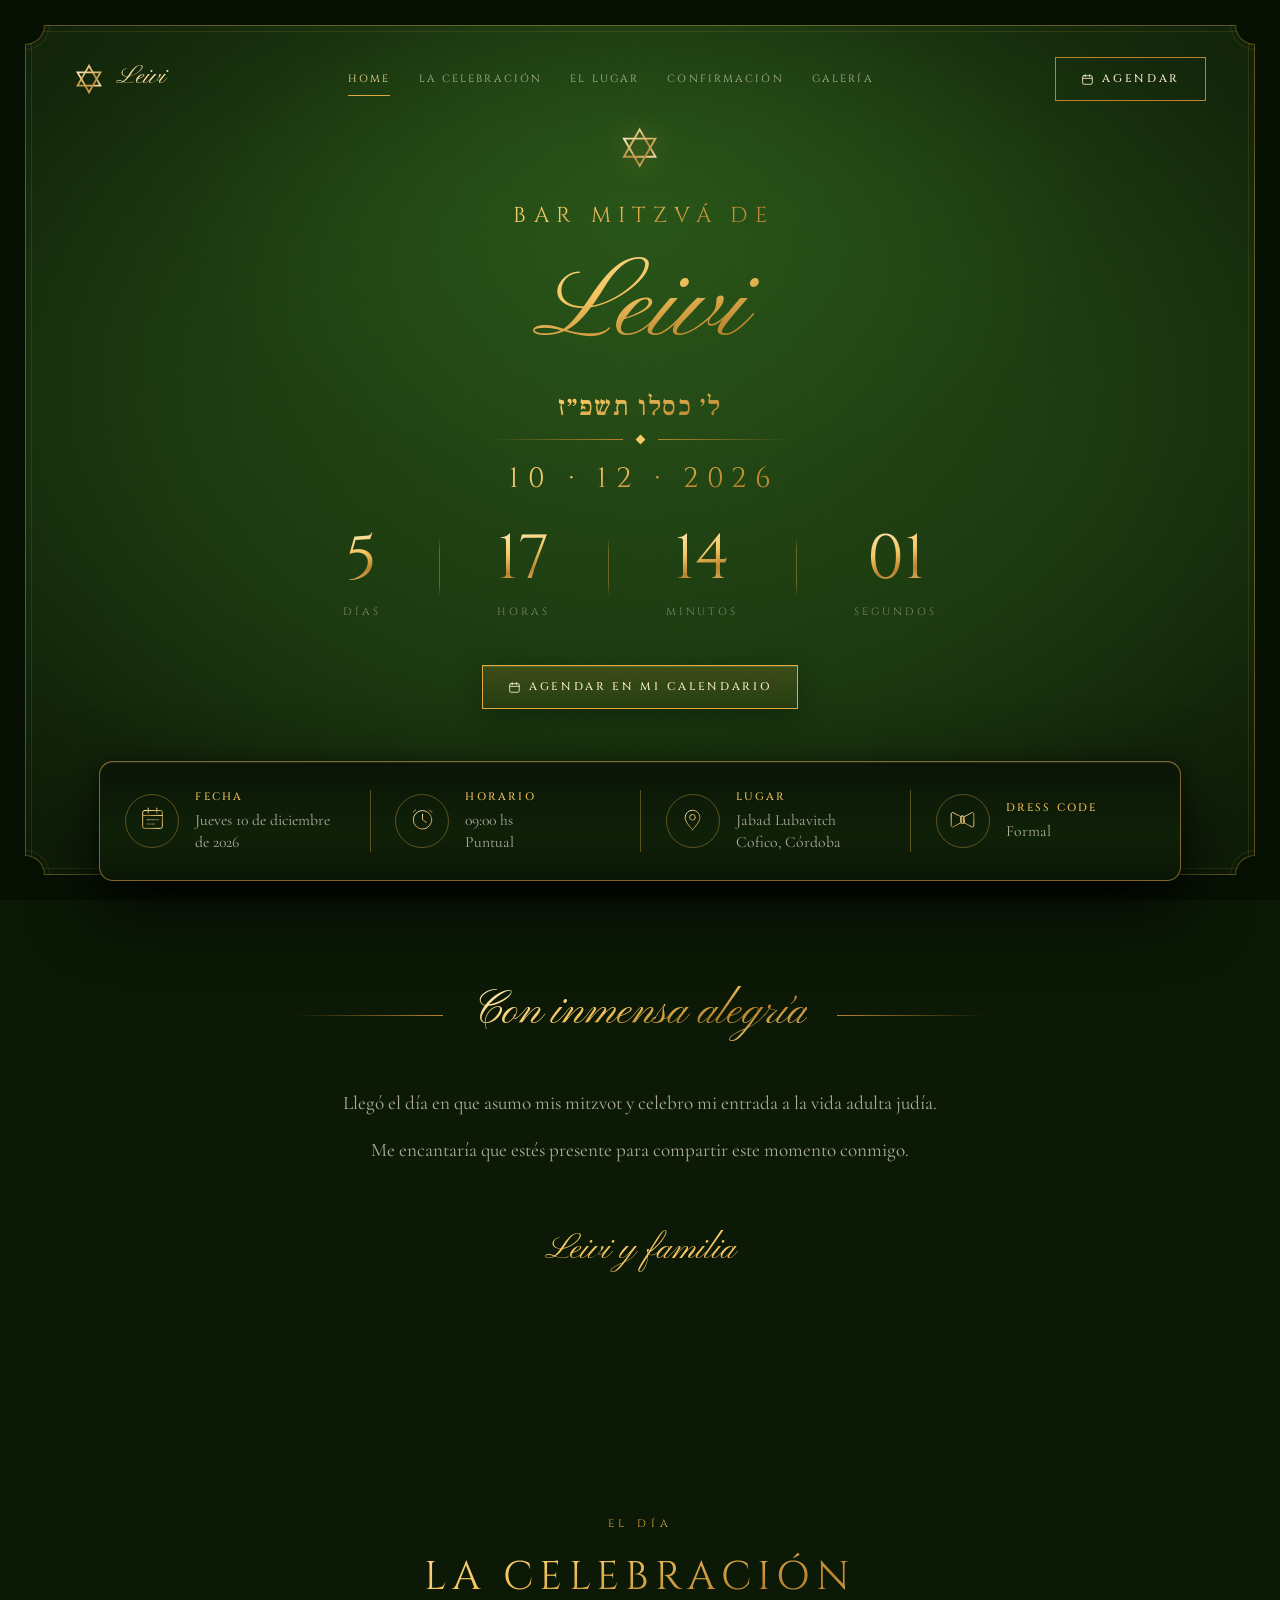
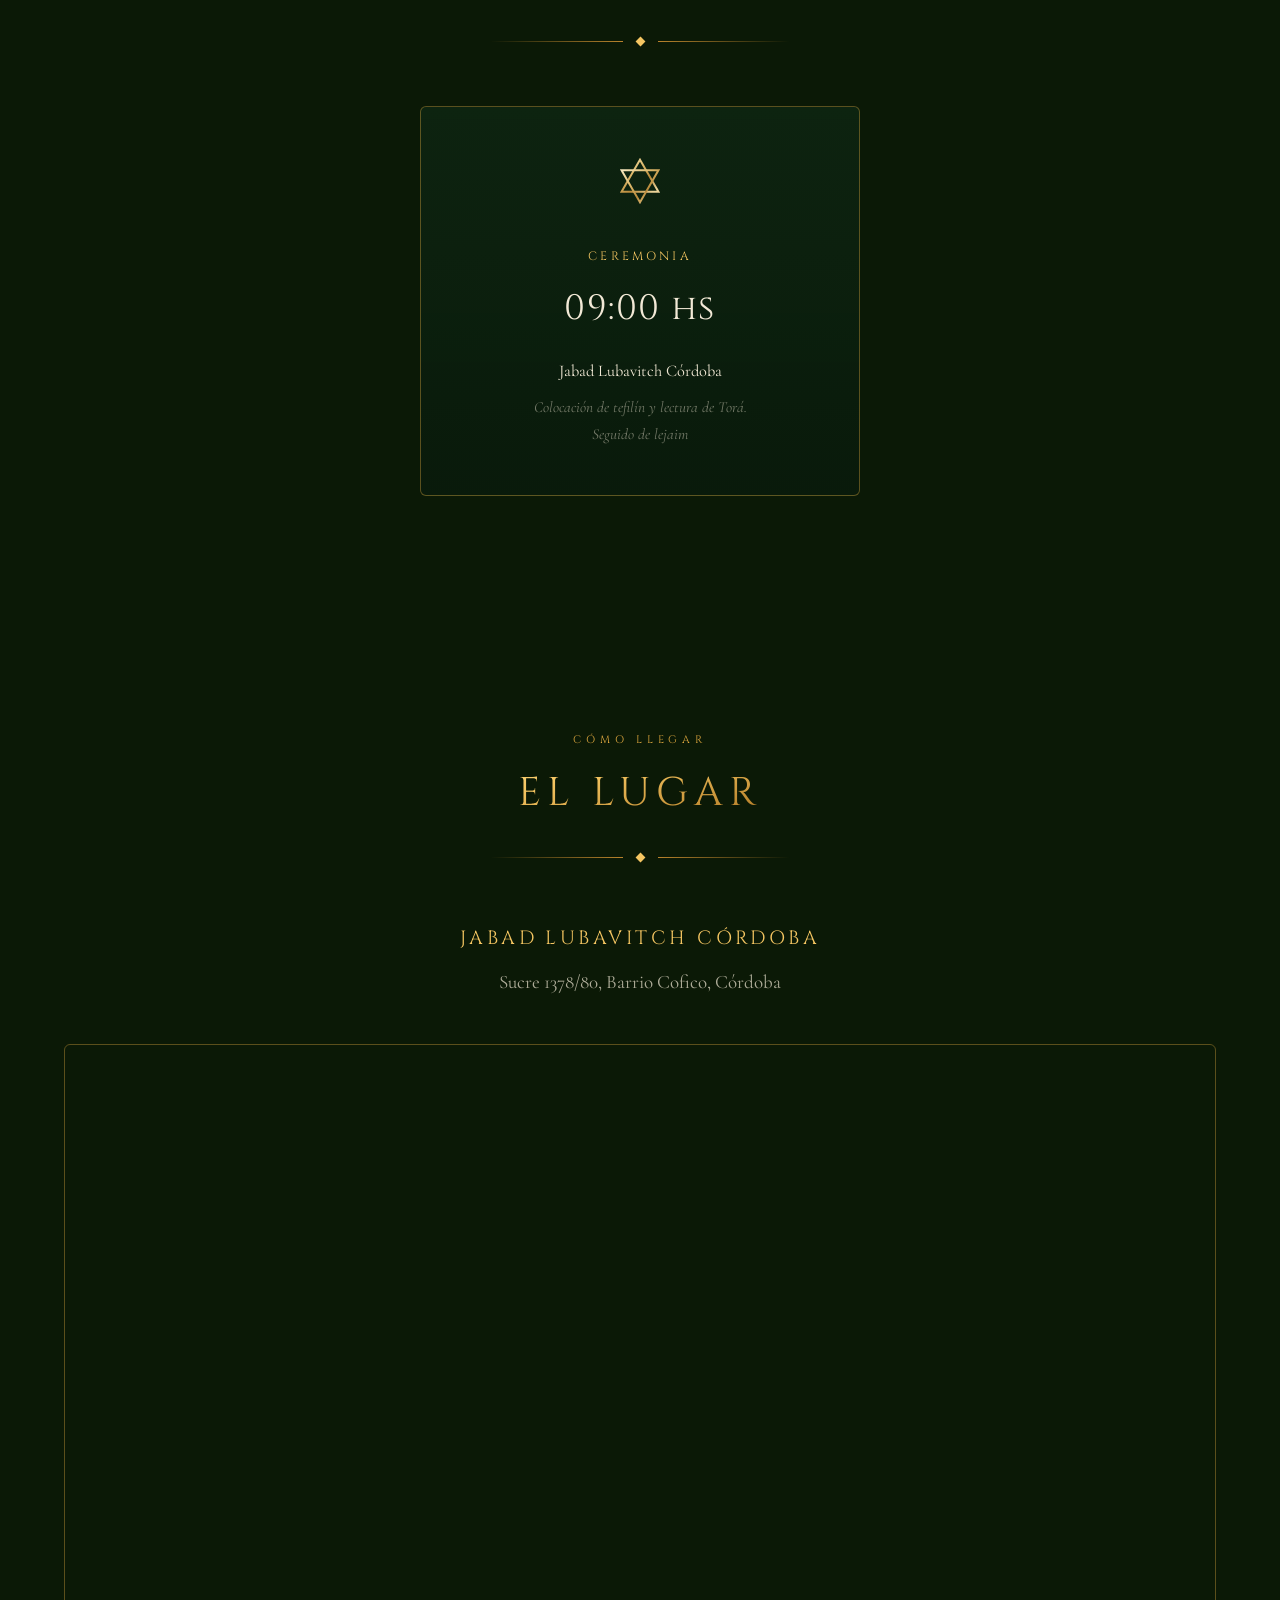
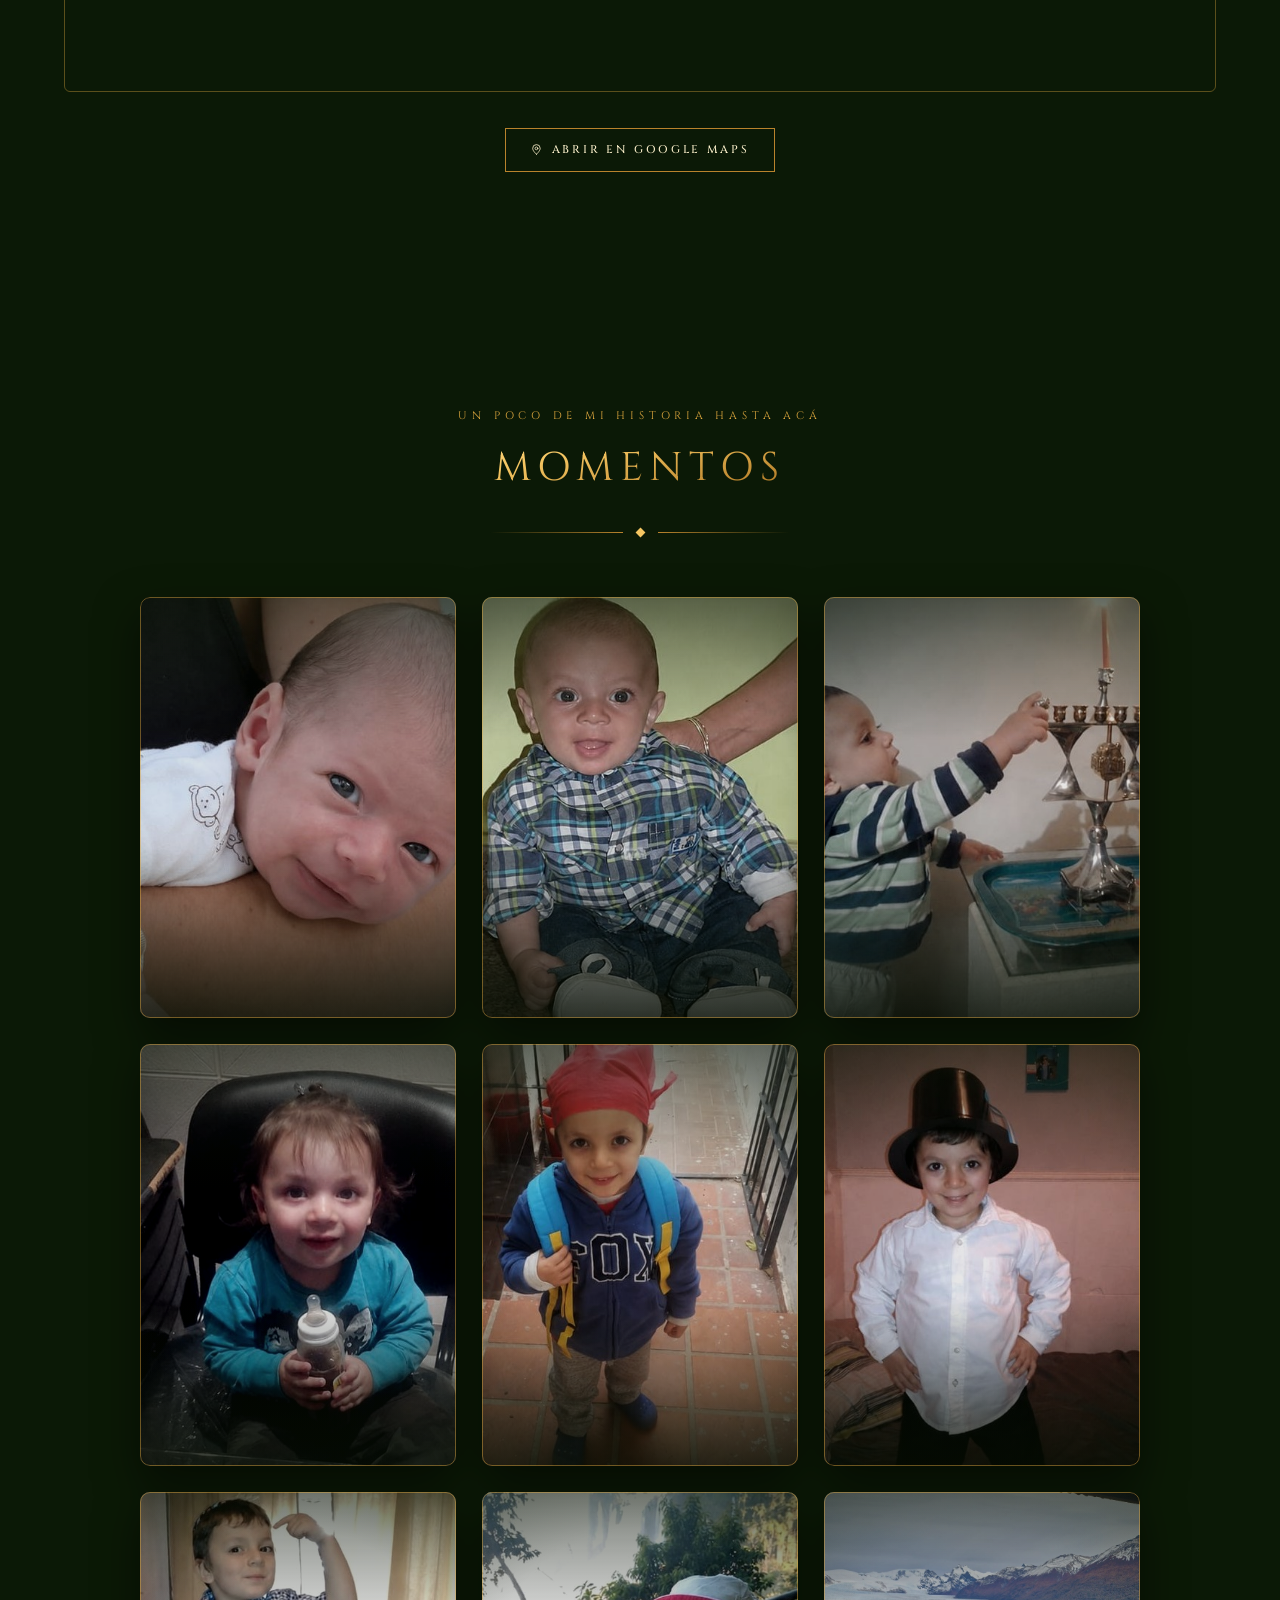
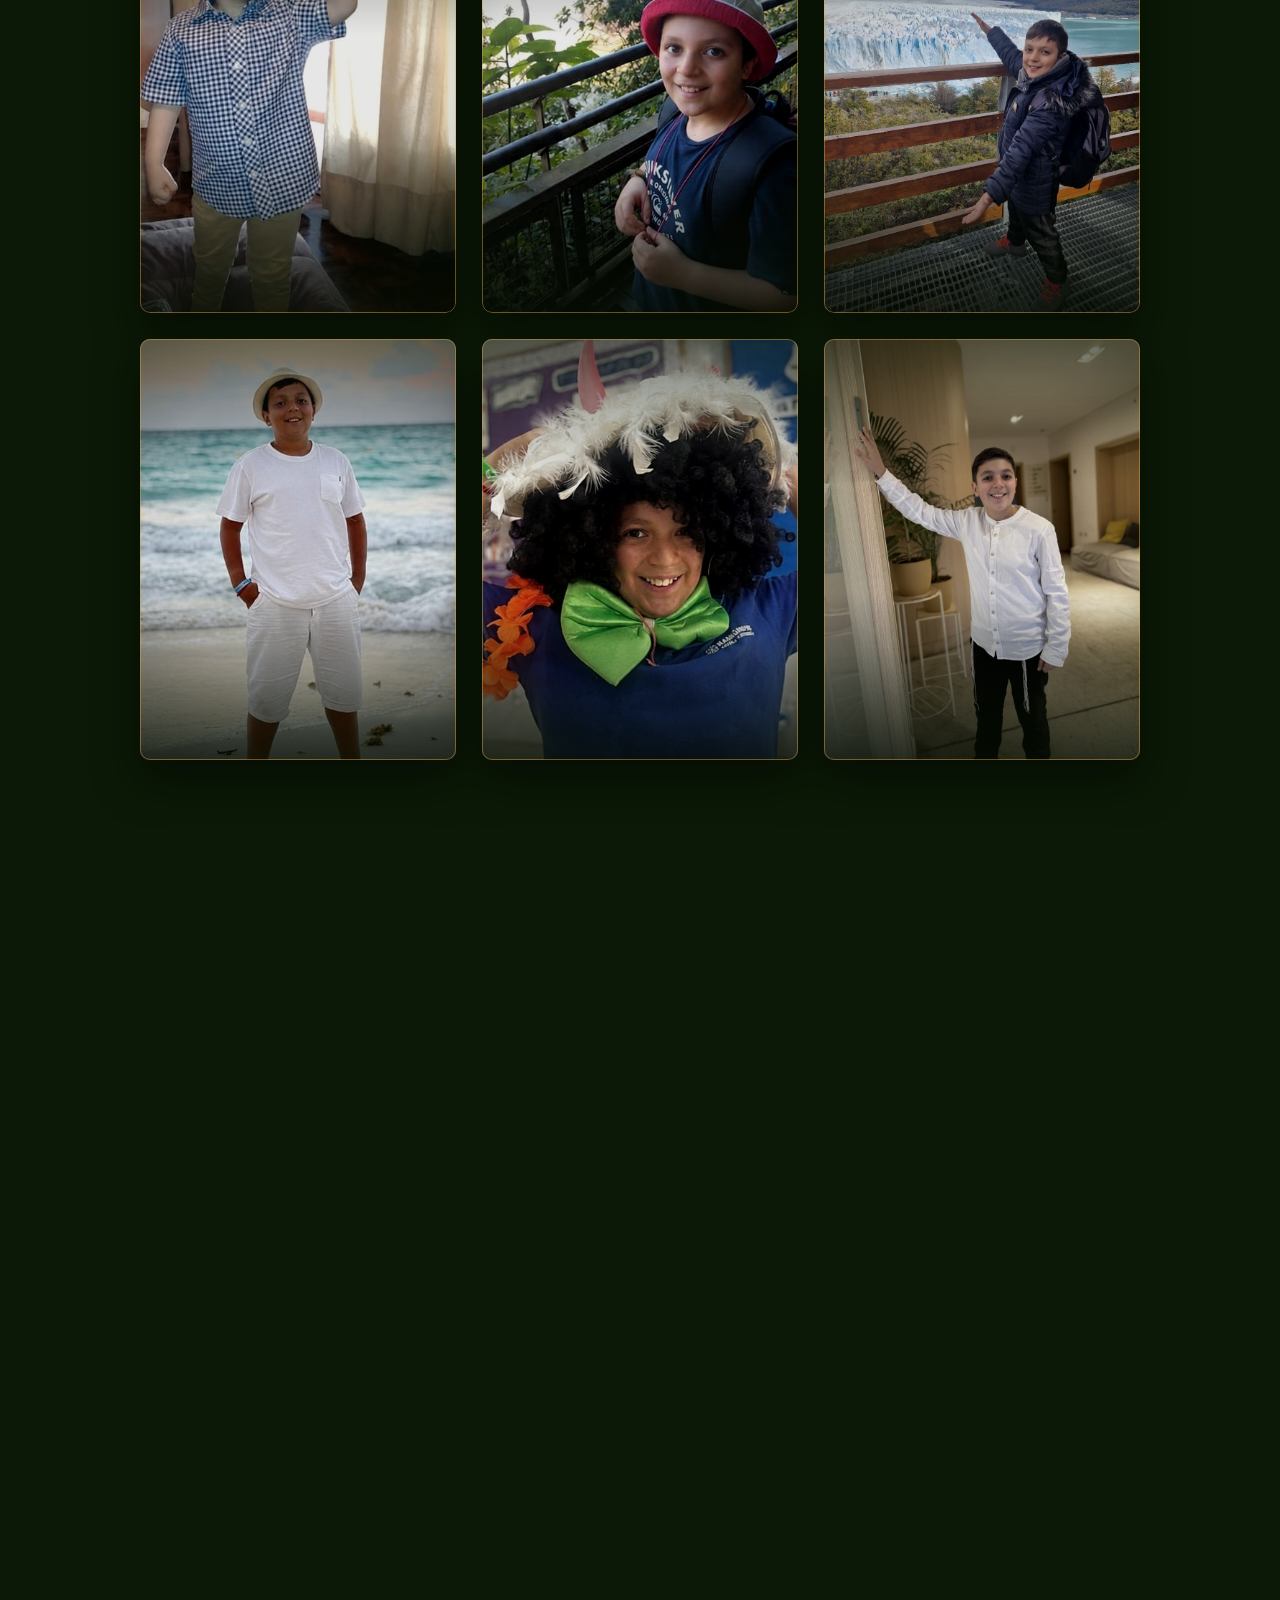
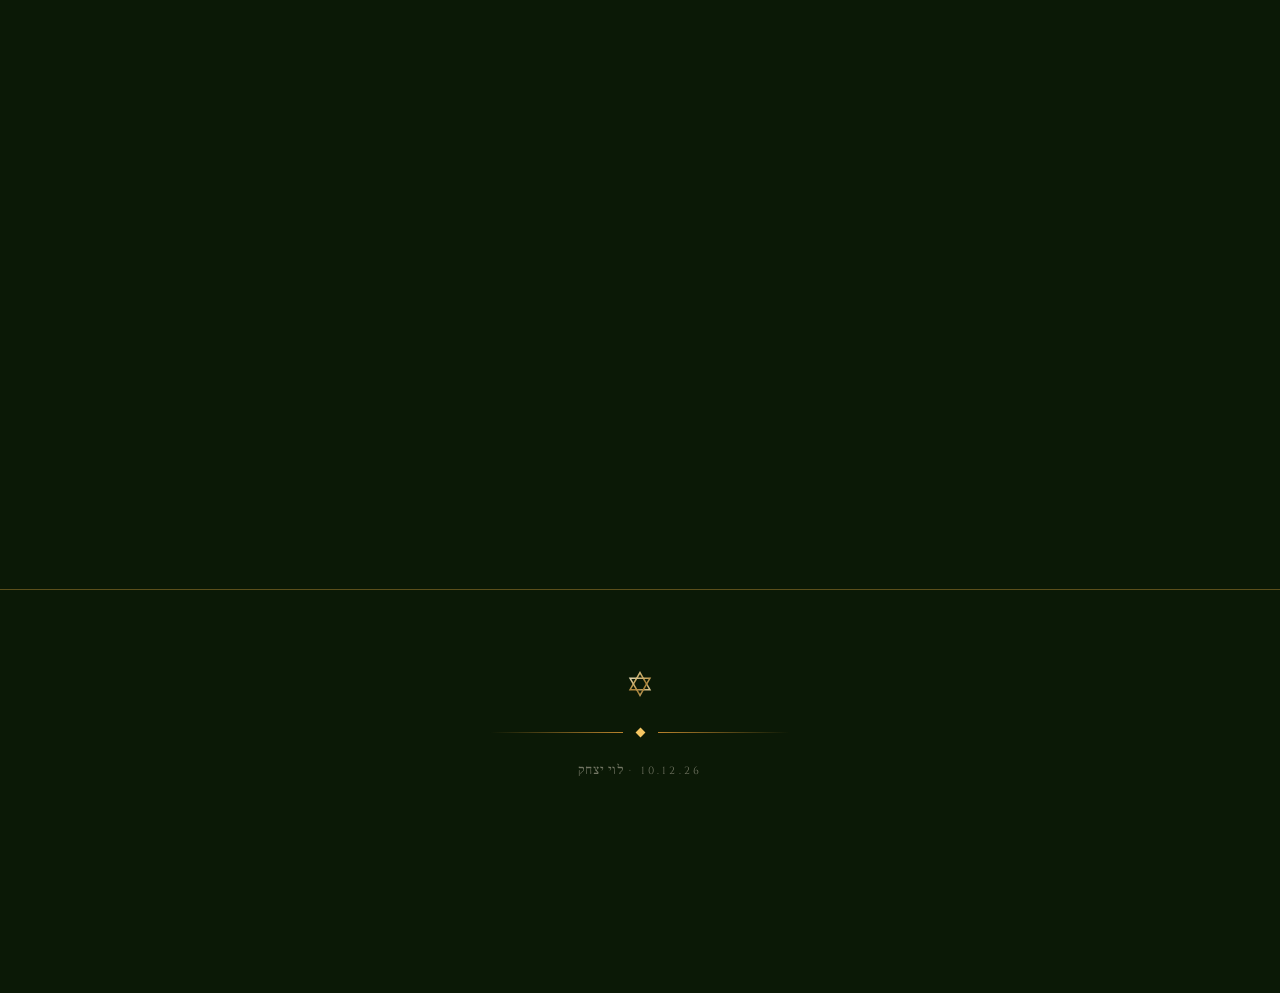
<file: index.html>
<!doctype html>
<html lang="es">
<head>
<meta charset="utf-8">
<meta name="viewport" content="width=device-width, initial-scale=1, viewport-fit=cover">
<title>Bar Mitzvá de Leivi</title>
<meta name="description" content="Quiero que seas parte de este día tan especial.">
<meta name="theme-color" content="#19340E">
<meta name="robots" content="noindex, nofollow">
<meta property="og:type" content="website">
<meta property="og:title" content="Bar Mitzvá de Leivi">
<meta property="og:description" content="Quiero que seas parte de este día tan especial.">

<link rel="icon" type="image/svg+xml" href="img/favicon.svg">
<link rel="apple-touch-icon" href="img/favicon.svg">

<link rel="preconnect" href="https://fonts.googleapis.com">
<link rel="preconnect" href="https://fonts.gstatic.com" crossorigin>
<link href="https://fonts.googleapis.com/css2?family=Cinzel:wght@400;500;600&family=Cormorant+Garamond:ital,wght@0,300;0,400;0,500;1,300;1,400&family=Pinyon+Script&family=Frank+Ruhl+Libre:wght@400;500&display=swap" rel="stylesheet">
<link rel="stylesheet" href="css/styles.css?v=33">
</head>
<body>

<!-- ============ DEFINICIONES SVG ============ -->
<svg width="0" height="0" style="position:absolute" aria-hidden="true"><defs>
  <linearGradient id="oroStroke" x1="0" y1="0" x2=".85" y2="1">
    <stop offset="0%"   stop-color="#F6E7BE"/>
    <stop offset="38%"  stop-color="#DDB96C"/>
    <stop offset="70%"  stop-color="#B8893A"/>
    <stop offset="100%" stop-color="#EBD298"/>
  </linearGradient>

  <!-- Ruido finísimo: le da textura de papel al verde -->
  <filter id="grano">
    <feTurbulence type="fractalNoise" baseFrequency="0.9" numOctaves="4" stitchTiles="stitch"/>
    <feColorMatrix type="saturate" values="0"/>
  </filter>

  <!-- Estrella de David reutilizable -->
  <g id="magen">
    <polygon points="50,6 88.1,72 11.9,72"/>
    <polygon points="50,94 11.9,28 88.1,28"/>
  </g>
</defs></svg>

<!-- Capas de fondo: profundidad, textura y partículas -->
<div class="fondo" aria-hidden="true">
  <div class="fondo__glow"></div>
  <svg class="fondo__grano"><rect width="100%" height="100%" filter="url(#grano)"/></svg>
  <div class="fondo__particulas" id="particulas"></div>
</div>

<!-- Marco de la página entera, como el filete de una invitación impresa -->
<div class="marco-pagina" aria-hidden="true">
  <span class="esquina esquina--si"></span>
  <span class="esquina esquina--sd"></span>
  <span class="esquina esquina--ii"></span>
  <span class="esquina esquina--id"></span>
</div>

<!-- ============ HEADER ============ -->
<header class="nav" id="nav">
  <div class="nav__inner">
    <a class="marca" href="#top">
      <svg class="marca__magen" viewBox="0 0 100 100" aria-hidden="true"><use href="#magen"/></svg>
      <span class="marca__txt" data-cfg="marca">Leivi</span>
    </a>

    <nav class="nav__links" id="nav-links"></nav>

    <a class="btn btn--linea nav__cta" href="#" id="nav-agendar">
      <svg class="ico" viewBox="0 0 24 24" aria-hidden="true">
        <rect x="3" y="5" width="18" height="16" rx="2.5"/><path d="M3 10h18M8 3v4M16 3v4"/>
      </svg>
      <span data-cfg="hero.ctaCorto">Agendar</span>
    </a>

    <button class="nav__burger" id="nav-burger" aria-label="Menú" aria-expanded="false">
      <span></span><span></span>
    </button>
  </div>
</header>

<!-- ============ HERO ============ -->
<section class="hero" id="top">
  <div class="hero__inner">

    <svg class="magen magen--hero" viewBox="0 0 100 100" aria-hidden="true"><use href="#magen"/></svg>

    <p class="hero__evento">
      <span data-cfg="evento">Bar Mitzvá</span> <em>de</em>
    </p>

    <h1 class="hero__nombre" data-cfg="nombre">Leivi</h1>
    <p class="hero__hebreo" data-cfg="fechaHebrea" lang="he" dir="rtl"></p>

    <div class="divisor" aria-hidden="true"><i></i><b></b><i></i></div>

    <p class="hero__fecha" data-cfg="fechaPunteada">10 · 12 · 2026</p>

    <div class="cuenta" id="countdown">
      <div class="cuenta__u"><b id="cd-dias">--</b><span>días</span></div>
      <div class="cuenta__u"><b id="cd-horas">--</b><span>horas</span></div>
      <div class="cuenta__u"><b id="cd-min">--</b><span>minutos</span></div>
      <div class="cuenta__u"><b id="cd-seg">--</b><span>segundos</span></div>
    </div>

    <a class="btn btn--oro hero__cta" id="btn-calendario" href="#">
      <svg class="ico" viewBox="0 0 24 24" aria-hidden="true">
        <rect x="3" y="5" width="18" height="16" rx="2.5"/><path d="M3 10h18M8 3v4M16 3v4"/>
      </svg>
      <span data-cfg="hero.cta">Agendar en mi calendario</span>
    </a>
  </div>
</section>

<main>

  <!-- ============ INVITACIÓN ============ -->
  <section class="capitulo capitulo--intro">
    <div class="wrap wrap--angosto reveal">
      <p class="script-linea"><i></i><span data-cfg="invitacion.titulo">Con inmensa alegría</span><i></i></p>
      <div class="intro__texto" id="invitacion-texto"></div>
      <p class="firma" data-cfg="invitacion.firma"></p>
    </div>
  </section>

  <!-- ============ LA CELEBRACIÓN ============ -->
  <section class="capitulo" id="celebracion" data-seccion="programa">
    <div class="wrap reveal">
      <p class="antetitulo">El día</p>
      <h2 class="titulo">La celebración</h2>
      <div class="divisor divisor--seccion" aria-hidden="true"><i></i><b></b><i></i></div>
      <div class="programa" id="programa"></div>
    </div>
  </section>

  <!-- ============ LUGAR ============ -->
  <section class="capitulo" id="lugar" data-seccion="lugar">
    <div class="wrap reveal">
      <p class="antetitulo">Cómo llegar</p>
      <h2 class="titulo" data-cfg="lugar.titulo">El lugar</h2>
      <div class="divisor divisor--seccion" aria-hidden="true"><i></i><b></b><i></i></div>

      <p class="lugar__nombre" data-cfg="lugar.nombre"></p>
      <p class="lugar__dir" data-cfg="lugar.direccion"></p>
      <p class="lugar__detalle" data-cfg="lugar.detalle"></p>

      <div class="mapa">
        <iframe id="mapa-frame" title="Mapa" loading="lazy" referrerpolicy="no-referrer-when-downgrade"></iframe>
      </div>

      <div class="centrado">
        <a class="btn btn--linea" id="btn-mapa" href="#" target="_blank" rel="noopener">
          <svg class="ico" viewBox="0 0 24 24" aria-hidden="true">
            <path d="M12 21s7-6.1 7-11a7 7 0 1 0-14 0c0 4.9 7 11 7 11z"/><circle cx="12" cy="10" r="2.6"/>
          </svg>
          <span>Abrir en Google Maps</span>
        </a>
      </div>
    </div>
  </section>

  <!-- ============ GALERÍA ============ -->
  <section class="capitulo" id="fotos" data-seccion="galeria">
    <div class="wrap reveal">
      <p class="antetitulo" data-cfg="galeria.subtitulo"></p>
      <h2 class="titulo" data-cfg="galeria.titulo">Momentos</h2>
      <div class="divisor divisor--seccion" aria-hidden="true"><i></i><b></b><i></i></div>
      <div class="galeria" id="galeria"></div>
    </div>
  </section>

  <!-- ============ RSVP ============ -->
  <section class="capitulo" id="rsvp" data-seccion="rsvp">
    <div class="wrap wrap--angosto reveal">
      <p class="antetitulo">Te esperamos</p>
      <h2 class="titulo" data-cfg="rsvp.titulo">Confirmá tu asistencia</h2>
      <div class="divisor divisor--seccion" aria-hidden="true"><i></i><b></b><i></i></div>
      <p class="parrafo centrado" data-cfg="rsvp.texto"></p>

      <form id="rsvp-form" class="form" novalidate>
        <label class="campo">
          <span>Nombre y apellido</span>
          <input type="text" name="nombre" required autocomplete="name">
        </label>

        <label class="campo">
          <span>Teléfono o email</span>
          <input type="text" name="contacto" required autocomplete="tel">
        </label>

        <fieldset class="campo campo--radios">
          <legend>¿Podrás asistir?</legend>
          <label class="radio"><input type="radio" name="asistencia" value="Sí" checked><span>Sí, ahí estaré</span></label>
          <label class="radio"><input type="radio" name="asistencia" value="No"><span>No voy a poder</span></label>
        </fieldset>

        <!-- Oculto: en el link con ?fiesta se manda "Fiesta" -->
        <fieldset class="campo campo--radios" id="campo-evento" hidden>
          <legend>¿A cuál evento?</legend>
          <label class="radio"><input type="radio" name="evento" value="Ceremonia"><span>Ceremonia</span></label>
          <label class="radio"><input type="radio" name="evento" value="Fiesta" checked><span>Fiesta</span></label>
          <label class="radio"><input type="radio" name="evento" value="Ceremonia y fiesta"><span>Ceremonia y fiesta</span></label>
        </fieldset>

        <label class="campo" id="campo-cantidad">
          <span>¿Total de asistentes?</span>
          <input type="number" name="cantidad" min="1" value="1">
        </label>

        <label class="campo" id="campo-restricciones">
          <span>Restricciones alimentarias (opcional)</span>
          <input type="text" name="restricciones" placeholder="Ej: celíaco, vegetariano, alergias">
        </label>

        <label class="campo">
          <span>Mensaje (opcional)</span>
          <textarea name="mensaje" rows="3"></textarea>
        </label>

        <button class="btn btn--oro btn--ancho" type="submit">
          <span>Enviar confirmación</span>
        </button>
        <p class="form__msg" id="form-msg" role="status"></p>
      </form>
    </div>
  </section>

  <!-- ============ REGALOS ============ -->
  <section class="capitulo" data-seccion="regalos">
    <div class="wrap wrap--angosto reveal">
      <h2 class="titulo" data-cfg="regalos.titulo">Regalos</h2>
      <div class="divisor divisor--seccion" aria-hidden="true"><i></i><b></b><i></i></div>
      <p class="parrafo centrado" data-cfg="regalos.texto"></p>
      <div class="banco" id="banco"></div>
    </div>
  </section>

  <!-- ============ HASHTAG ============ -->
  <section class="capitulo" data-seccion="hashtag">
    <div class="wrap wrap--angosto reveal">
      <h2 class="titulo" data-cfg="hashtag.titulo">Compartí tus fotos</h2>
      <div class="divisor divisor--seccion" aria-hidden="true"><i></i><b></b><i></i></div>
      <p class="parrafo centrado" data-cfg="hashtag.texto"></p>
      <a class="hashtag" id="hashtag-link" href="#" target="_blank" rel="noopener"></a>
    </div>
  </section>

</main>

<footer class="pie">
  <svg class="magen magen--pie" viewBox="0 0 100 100" aria-hidden="true"><use href="#magen"/></svg>
  <div class="divisor" aria-hidden="true"><i></i><b></b><i></i></div>
  <p><bdi class="pie__hebreo" lang="he" data-cfg="footerNombre">לוי יצחק</bdi> · <span data-cfg="footerFecha">10.12.26</span></p>
</footer>

<!-- ============ TIRA DE DATOS ============
     Va FUERA de <main> a propósito: main crea su propio contexto de
     apilamiento y el pie terminaba dibujándose encima de esta barra. -->
<section class="capitulo capitulo--datos" data-seccion="datos">
  <div class="wrap">
    <div class="datos" id="datos"></div>
  </div>
</section>

<!-- Lightbox -->
<div class="lightbox" id="lightbox" hidden>
  <button class="lightbox__cerrar" aria-label="Cerrar">&times;</button>
  <button class="lightbox__nav lightbox__nav--prev" aria-label="Anterior">&#8249;</button>
  <img class="lightbox__img" id="lightbox-img" alt="">
  <button class="lightbox__nav lightbox__nav--next" aria-label="Siguiente">&#8250;</button>
</div>

<!-- Velo de "Enviando": tapa la pantalla mientras viaja la confirmación -->
<div class="velo" id="velo-envio" hidden>
  <div class="velo__caja" role="status" aria-live="polite">
    <span class="velo__anillo" aria-hidden="true"></span>
    <svg class="velo__tilde" viewBox="0 0 52 52" aria-hidden="true">
      <circle cx="26" cy="26" r="24"/>
      <path d="M15 27l8 8 15-16"/>
    </svg>
    <p class="velo__texto" id="velo-texto">Enviando</p>
    <p class="velo__pie">Tocá para cerrar</p>
  </div>
</div>

<script src="js/config.js?v=45"></script>
<script src="js/main.js?v=36"></script>
</body>
</html>
</file>
<file: css/styles.css>
/* ============================================================
   PALETA Y TIPOGRAFÍAS
   Tocá los valores de acá para cambiar todo el sitio de una.
   ============================================================ */
:root{
  /* Verdes — el verde es un MATERIAL, no un color plano:
     estos tonos se combinan en capas para dar profundidad. */
  --verde-950:#071103;
  --verde-900:#0B1906;
  --verde-800:#112408;
  --verde-700:#19340E;
  --verde-600:#224913;
  --verde-500:#2E5F1A;

  /* Dorados */
  --oro-200:#FFF3CE;
  --oro-300:#FFE2A0;
  --oro-400:#F5C662;
  --oro-500:#E0A93F;
  --oro-600:#B9832C;
  --oro-700:#8A621F;

  /* Neutros */
  --crema:#F2E9D6;
  --crema-70:rgba(242,233,214,.70);
  --crema-45:rgba(242,233,214,.45);

  /* Tipografías */
  --f-titulo:'Cinzel', Georgia, serif;
  --f-texto:'Cormorant Garamond', Georgia, serif;
  --f-script:'Pinyon Script', 'Apple Chancery', cursive;

  --oro-grad:linear-gradient(168deg,var(--oro-200) 0%,var(--oro-400) 40%,var(--oro-600) 62%,var(--oro-300) 100%);
  --linea-oro:rgba(224,169,63,.38);

  --max:1280px;
  --marco:25px;                     /* separación del filete al borde */
  /* Cuánto muerde la contracurva de la esquina: 15px en el teléfono, 20px en
     pantalla grande, y el paso entre los dos es gradual. Se probó bastante
     más grande y gritaba: a este tamaño se lee como un detalle y no como un
     efecto. */
  --curva:clamp(15px,1.6vw,20px);
  --curva-dentro:-6px;              /* el segundo filete, 6px más al centro */
  --nav:92px;                       /* alto real del header, lo mide main.js */
  --aire:clamp(24px,5vh,64px);      /* aire base arriba y abajo del hero */
  --optico:clamp(12px,2.4vh,32px);  /* el centro óptico está por encima del
                                       geométrico: subimos el hero eso */
  --barra:190px;                    /* alto real de la barra flotante, lo mide main.js */
}

/* ============================================================
   BASE
   ============================================================ */
*,*::before,*::after{box-sizing:border-box}
html{
  scroll-behavior:smooth;-webkit-text-size-adjust:100%;
  /* "proximity" acomoda la sección sólo si ya quedaste cerca:
     con "mandatory" el scroll se siente secuestrado. */
  scroll-snap-type:y proximity;
}
.hero,.capitulo,.pie{scroll-snap-align:center;scroll-snap-stop:normal}
.capitulo--datos{scroll-snap-align:none}

body{
  margin:0;
  background:var(--verde-900);
  color:var(--crema);
  font-family:var(--f-texto);
  font-size:19px;
  line-height:1.75;
  font-weight:400;
  overflow-x:hidden;
  min-height:100svh;
}
img{max-width:100%;display:block}
h1,h2,h3{margin:0;font-weight:400}
p{margin:0 0 1em}

.wrap{width:min(var(--max),90vw);margin-inline:auto}
.wrap--angosto{width:min(760px,88vw)}
.centrado{text-align:center}

/* ============================================================
   FONDO — profundidad, textura y partículas
   ============================================================ */
.fondo{position:fixed;inset:0;z-index:0;pointer-events:none;overflow:hidden}

/* Iluminación central + esquinas más oscuras (viñeta) */
.fondo::before{
  content:"";position:absolute;inset:0;
  background:
    radial-gradient(58% 44% at 50% 26%, #1C3D0F 0%, transparent 62%),
    radial-gradient(90% 70% at 50% 45%, var(--verde-700) 0%, transparent 70%),
    radial-gradient(120% 100% at 50% 50%, transparent 26%, #000 100%),
    var(--verde-800);
}

/* Glow ambiental que respira muy lento */
.fondo__glow{
  position:absolute;left:50%;top:22%;
  width:min(190vw,2200px);aspect-ratio:1;
  transform:translate(-50%,-50%);
  background:radial-gradient(circle,
    rgba(63,127,39,.34) 0%, rgba(63,127,39,.2) 26%,
    rgba(63,127,39,.09) 50%, transparent 76%);
  animation:respirar 11s ease-in-out infinite;
}
@keyframes respirar{
  0%,100%{opacity:.72;transform:translate(-50%,-50%) scale(1)}
  50%    {opacity:1;  transform:translate(-50%,-50%) scale(1.05)}
}

/* Grano finísimo: textura de papel de algodón */
.fondo__grano{
  position:absolute;inset:-50%;width:200%;height:200%;
  opacity:.09;mix-blend-mode:overlay;
}

/* Trama de terciopelo: dos rayados finísimos cruzados, casi imperceptibles.
   Solo evitan que el verde se lea como un color plano. */
.fondo::after{
  content:"";position:absolute;inset:0;
  background:
    repeating-linear-gradient(58deg,
      rgba(255,255,255,.011) 0 1px, transparent 1px 4px),
    repeating-linear-gradient(-58deg,
      rgba(0,0,0,.016) 0 1px, transparent 1px 5px);
  mix-blend-mode:soft-light;
}

/* Partículas doradas (las crea main.js) */
.fondo__particulas{position:absolute;inset:0}
.particula{
  position:absolute;border-radius:50%;
  background:var(--oro-300);
  animation:derivar linear infinite;
}
@keyframes derivar{
  0%  {transform:translate3d(0,0,0) scale(.6);opacity:0}
  12% {opacity:var(--op)}
  88% {opacity:var(--op)}
  100%{transform:translate3d(var(--dx),-115vh,0) scale(1);opacity:0}
}

/* Todo el contenido va por encima del fondo */
.nav,.hero,main,.pie{position:relative;z-index:2}

/* ============================================================
   MARCO DE LA PÁGINA — el filete de la invitación impresa
   ============================================================ */
/* El borde grueso es del color del fondo y va OPACO: tapa el contenido
   que pasa scrolleando por detrás. Sin esto el texto se ve "por afuera"
   del marco, que es el error clásico de un marco fijo. */
.marco-pagina{
  position:fixed;inset:0;z-index:30;pointer-events:none;overflow:hidden;
}
/* La sombra gigante pinta TODO lo que queda fuera del radio, así las
   esquinas del área verde salen realmente redondeadas. Con un borde
   grueso common quedaban en ángulo recto. */
.marco-pagina::before{
  content:"";position:absolute;inset:var(--marco);
  border:.5px solid var(--linea-oro);
  border-radius:0;                 /* la esquina la hacen las .esquina */
  box-shadow:0 0 0 100vmax var(--verde-950),0 0 30px rgba(224,169,63,.07);
}
/* Segundo filete, apenas más adentro */
.marco-pagina::after{
  content:"";position:absolute;inset:calc(var(--marco) + 6px);
  border:.5px solid rgba(224,169,63,.13);
  border-radius:0;
}

/* ------------------------------------------------------------
   LA CONTRACURVA DE LAS ESQUINAS

   Dibujar la curva nunca fue el problema. El problema es que el marco
   hace DOS cosas a la vez: la línea dorada y tapar el contenido que
   scrollea por detrás. Con border-radius las dos salían de la misma
   propiedad —y border-radius sólo curva hacia afuera—, así que apenas
   la esquina se metía para adentro, línea y máscara dejaban de
   coincidir. Ahí es donde quedaba mal.

   La salida es una pieza cuadrada en cada esquina que resuelve las dos
   con lo mismo: se le redondea al 100% la esquina DIAGONALMENTE
   OPUESTA. Eso deja un arco centrado justo en el vértice del marco
   —que es exactamente la contracurva— y con esa misma forma recorta el
   fondo opaco de la pieza. El fondo tapa, el borde dibuja.

   Dos bordes por pieza y no cuatro: en una esquina redondeada al 100%
   los dos lados se funden en el arco y los otros dos miden cero.
   ------------------------------------------------------------ */
.esquina{
  /* z-index porque el ::after del padre —el segundo filete— se pinta
     DESPUÉS de los hijos, y si no, el vértice cuadrado del marco
     asoma por encima de la pieza que tenía que taparlo. */
  position:absolute;z-index:1;
  width:var(--curva);height:var(--curva);
  background:var(--verde-950);
  border-style:solid;border-color:var(--linea-oro);border-width:0;
}
/* El segundo filete acompaña la curva, un poco más adentro */
.esquina::before{
  content:"";position:absolute;
  border-radius:inherit;
  border-style:solid;border-color:rgba(224,169,63,.13);border-width:0;
}

.esquina--si{                                   /* superior izquierda */
  top:var(--marco);left:var(--marco);
  border-radius:0 0 100% 0;
  border-right-width:.5px;border-bottom-width:.5px;
}
.esquina--si::before{
  inset:0 var(--curva-dentro) var(--curva-dentro) 0;
  border-right-width:.5px;border-bottom-width:.5px;
}

.esquina--sd{                                   /* superior derecha */
  top:var(--marco);right:var(--marco);
  border-radius:0 0 0 100%;
  border-left-width:.5px;border-bottom-width:.5px;
}
.esquina--sd::before{
  inset:0 0 var(--curva-dentro) var(--curva-dentro);
  border-left-width:.5px;border-bottom-width:.5px;
}

.esquina--ii{                                   /* inferior izquierda */
  bottom:var(--marco);left:var(--marco);
  border-radius:0 100% 0 0;
  border-top-width:.5px;border-right-width:.5px;
}
.esquina--ii::before{
  inset:var(--curva-dentro) var(--curva-dentro) 0 0;
  border-top-width:.5px;border-right-width:.5px;
}

.esquina--id{                                   /* inferior derecha */
  bottom:var(--marco);right:var(--marco);
  border-radius:100% 0 0 0;
  border-top-width:.5px;border-left-width:.5px;
}
.esquina--id::before{
  inset:var(--curva-dentro) 0 0 var(--curva-dentro);
  border-top-width:.5px;border-left-width:.5px;
}

/* ============================================================
   TIPOGRAFÍA DORADA
   El degradé va SOLO en piezas grandes: en texto chico
   pierde contraste y lee gris sucio en vez de oro.
   ============================================================ */
.oro,.hero__nombre,.hero__evento,.hero__fecha,.hero__hebreo,.cuenta b,.titulo,.script-linea span{
  background:var(--oro-grad);
  -webkit-background-clip:text;background-clip:text;
  color:transparent;-webkit-text-fill-color:transparent;
}

.antetitulo{
  font-family:var(--f-titulo);
  font-size:.68rem;letter-spacing:.44em;text-transform:uppercase;
  text-align:center;color:var(--oro-500);
  margin:0 0 1.4em;
}
.titulo{
  font-family:var(--f-titulo);
  font-size:clamp(1.7rem,4.2vw,2.5rem);
  letter-spacing:.16em;text-transform:uppercase;text-align:center;
  line-height:1.4;padding-bottom:.08em;
}
.parrafo{font-size:1.1rem;color:var(--crema-70)}

/* Renglón en script con filetes a los lados */
.script-linea{
  display:flex;align-items:center;justify-content:center;
  gap:clamp(14px,3vw,30px);
  margin:0 0 1.8em;
}
.script-linea i{
  flex:1;max-width:150px;height:1px;
  background:linear-gradient(90deg,transparent,var(--oro-600));
}
.script-linea i:last-child{background:linear-gradient(90deg,var(--oro-600),transparent)}
.script-linea span{
  font-family:var(--f-script);
  font-size:clamp(2rem,5.2vw,2.9rem);
  line-height:1.5;padding-bottom:.12em;flex:none;
}

.firma{
  font-family:var(--f-script);
  font-size:clamp(1.7rem,4vw,2.2rem);
  line-height:1.5;padding-bottom:.1em;
  color:var(--oro-400);text-align:center;margin:1.6em 0 0;
}

/* ============================================================
   DIVISOR ORNAMENTAL — filete + rombo
   ============================================================ */
.divisor{
  display:flex;align-items:center;justify-content:center;gap:14px;
  width:min(300px,72%);margin:clamp(8px,1.3vh,17px) auto;
}
.divisor i{flex:1;height:1px;background:linear-gradient(90deg,transparent,var(--oro-600))}
.divisor i:last-child{background:linear-gradient(90deg,var(--oro-600),transparent)}
.divisor b{
  width:7px;height:7px;flex:none;
  background:var(--oro-400);transform:rotate(45deg);
}
.divisor--seccion{margin:1.6em auto 3.2em}

/* ============================================================
   HEADER
   ============================================================ */
.nav{
  position:fixed;top:var(--marco);left:var(--marco);right:var(--marco);
  z-index:29;   /* por debajo del marco, que es 30 */
  transition:background .4s ease,box-shadow .4s ease,padding .4s ease;
  padding:6px 0;
}
/* El fondo del header va en una capa aparte, difuminada hacia abajo.
   Con un borde recto quedaba una línea que cortaba la página al scrollear. */
.nav::before{
  content:"";position:absolute;
  /* Se extiende bien por debajo del header: si el degradé es corto,
     el texto se corta de golpe al pasar por detrás. */
  inset:-8px 0 -110px;
  background:linear-gradient(180deg,
    rgba(8,18,4,.98) 0%,
    rgba(8,18,4,.96) 38%,
    rgba(8,18,4,.82) 58%,
    rgba(8,18,4,.5)  74%,
    rgba(8,18,4,.2)  88%,
    rgba(8,18,4,0)   100%);
  -webkit-backdrop-filter:blur(10px);backdrop-filter:blur(10px);
  -webkit-mask-image:linear-gradient(180deg,#000 34%,rgba(0,0,0,.6) 62%,transparent 100%);
  mask-image:linear-gradient(180deg,#000 34%,rgba(0,0,0,.6) 62%,transparent 100%);
  opacity:0;transition:opacity .45s ease;
  pointer-events:none;
}
.nav.compacto::before{opacity:1}
.nav__inner{position:relative}
.nav__inner{
  width:min(calc(var(--max) + 60px),92%);margin-inline:auto;
  display:flex;align-items:center;gap:clamp(16px,3vw,44px);
  padding:26px 0 22px;
}

.marca{display:flex;align-items:center;gap:12px;text-decoration:none;flex:none}
.marca__magen{width:30px;height:30px;flex:none;fill:none;stroke:url(#oroStroke);stroke-width:6}
.marca__txt{
  font-family:var(--f-script);
  font-size:1.65rem;line-height:1;
  color:var(--oro-300);
  padding-bottom:.14em;   /* el script tiene descendentes */
}

.nav__links{display:flex;gap:clamp(14px,2.2vw,32px);margin:0 auto}
.nav__links a{
  position:relative;
  font-family:var(--f-titulo);font-size:.66rem;
  letter-spacing:.2em;text-transform:uppercase;text-decoration:none;
  color:var(--crema-70);padding:8px 0;white-space:nowrap;
  transition:color .3s ease;
}
.nav__links a::after{
  content:"";position:absolute;left:0;right:0;bottom:0;height:1px;
  background:var(--oro-500);transform:scaleX(0);
  transition:transform .35s ease;
}
.nav__links a:hover,.nav__links a.activo{color:var(--oro-300)}
.nav__links a:hover::after,.nav__links a.activo::after{transform:scaleX(1)}

.nav__cta{flex:none;padding:.7em 1.3em;font-size:.62rem}

.nav__burger{
  display:none;flex:none;
  width:40px;height:40px;padding:0;
  background:none;border:1px solid var(--linea-oro);cursor:pointer;
  align-items:center;justify-content:center;flex-direction:column;gap:5px;
}
.nav__burger span{display:block;width:16px;height:1px;background:var(--oro-300);transition:transform .3s}
.nav__burger[aria-expanded=true] span:first-child{transform:translateY(3px) rotate(45deg)}
.nav__burger[aria-expanded=true] span:last-child{transform:translateY(-3px) rotate(-45deg)}

/* ============================================================
   HERO — composición editorial, mucho aire
   ============================================================ */
/* Geometría de fondo del hero: rombos finísimos al 4%.
   Se nota sólo si uno la busca; su función es dar profundidad. */
.hero::before{
  content:"";position:absolute;inset:0;z-index:-1;pointer-events:none;
  background-image:
    repeating-linear-gradient(60deg,  rgba(224,169,63,.055) 0 .5px, transparent .5px 74px),
    repeating-linear-gradient(-60deg, rgba(224,169,63,.055) 0 .5px, transparent .5px 74px);
  -webkit-mask-image:radial-gradient(58% 52% at 50% 44%, #000 0%, rgba(0,0,0,.5) 46%, transparent 78%);
  mask-image:radial-gradient(58% 52% at 50% 44%, #000 0%, rgba(0,0,0,.5) 46%, transparent 78%);
  opacity:.75;
}

.hero{
  min-height:100svh;
  display:flex;align-items:center;justify-content:center;
  /* Medido para que la portada entre completa —botón incluido— en
     pantallas de portátil de ~860px de alto. */
  padding:calc(var(--nav, 92px) + var(--aire) - var(--optico)) 7vw calc(var(--barra, 0px) + var(--aire) + var(--optico));
  text-align:center;
}
.hero__inner{width:min(760px,100%)}

.magen{fill:none;stroke:url(#oroStroke);stroke-linejoin:miter;stroke-miterlimit:8}
.magen--hero{
  width:clamp(34px,4.6vmin,46px);height:auto;margin:0 auto clamp(14px,2vh,22px);
  stroke-width:4.5;
  filter:drop-shadow(0 0 14px rgba(245,198,98,.35));
  animation:brilloEstrella 6s ease-in-out infinite;
}
@keyframes brilloEstrella{
  0%,100%{filter:drop-shadow(0 0 10px rgba(245,198,98,.25))}
  50%    {filter:drop-shadow(0 0 20px rgba(245,198,98,.5))}
}

.hero__save{
  font-family:var(--f-titulo);font-weight:400;
  font-size:clamp(.86rem,2.4vw,1.28rem);
  letter-spacing:.52em;text-transform:uppercase;
  color:var(--oro-300);
  margin:0 0 .2em;padding-left:.52em;
}

.hero__evento{
  font-family:var(--f-titulo);font-weight:400;
  font-size:clamp(.9rem,2.6vw,1.35rem);
  letter-spacing:.34em;text-transform:uppercase;
  margin:0;padding-left:.34em;
}
.hero__evento em{font-style:normal}

.hero__nombre{
  font-family:var(--f-script);
  font-size:clamp(3.9rem,12.6vmin,7.8rem);
  line-height:1.14;
  margin:.06em 0 .04em;padding:.02em .1em .12em;
}

/* La fecha hebrea, dorada debajo del nombre */
.hero__hebreo{
  font-family:"Frank Ruhl Libre",serif;font-weight:500;
  font-size:clamp(1.15rem,3.8vw,1.7rem);
  letter-spacing:.06em;line-height:1.2;
  margin:.15em 0 0;
}
.hero__hebreo:empty{display:none}
.hero__fecha{
  font-family:var(--f-titulo);font-weight:400;
  font-size:clamp(1.05rem,3.4vw,1.75rem);
  letter-spacing:.3em;
  margin:0;padding-left:.3em;
}

/* ---- Countdown: pieza editorial ---- */
.cuenta{
  display:flex;justify-content:center;align-items:flex-start;
  margin:clamp(16px,2.4vh,30px) auto clamp(16px,2.2vh,27px);
  width:max-content;max-width:100%;
}
.cuenta__u{
  padding:0 clamp(20px,4.6vw,58px);
  position:relative;text-align:center;min-width:0;
}
.cuenta__u + .cuenta__u::before{
  content:"";position:absolute;left:0;top:12%;bottom:26%;width:1px;
  background:linear-gradient(180deg,transparent,var(--linea-oro) 22%,var(--linea-oro) 78%,transparent);
}
.cuenta b{
  display:block;
  font-family:var(--f-titulo);font-weight:400;
  font-size:clamp(2.3rem,7.2vmin,3.9rem);
  line-height:1.1;font-variant-numeric:tabular-nums;
  padding-bottom:.04em;
}
.cuenta__u span{
  display:block;margin-top:.7em;
  font-family:var(--f-titulo);
  font-size:clamp(.55rem,1.5vw,.66rem);
  letter-spacing:.28em;text-transform:uppercase;
  color:var(--crema-45);
}

.hero__cta{margin-inline:auto}
/* En escritorio el botón colgaba del contador con unos 20px de aire y se leía
   como parte de él. Sólo acá: en pantalla chica el alto ya viene justo. */
@media (min-width:1001px){
  .hero__cta{margin-top:clamp(14px,2.6vh,32px)}
}

/* ============================================================
   BOTONES
   ============================================================ */
.btn{
  display:inline-flex;align-items:center;justify-content:center;gap:.75em;
  padding:1em 2.2em;
  font-family:var(--f-titulo);font-size:.7rem;font-weight:500;
  letter-spacing:.24em;text-transform:uppercase;text-decoration:none;
  cursor:pointer;background:none;
  border:1px solid var(--oro-600);
  color:var(--oro-200);
  transition:color .4s ease,border-color .4s ease,box-shadow .4s ease,background-color .4s ease,transform .4s ease;
}
.btn .ico{
  width:1.15em;height:1.15em;flex:none;
  fill:none;stroke:currentColor;stroke-width:1.5;
  stroke-linecap:round;stroke-linejoin:round;
}
.btn:hover{
  border-color:var(--oro-400);color:var(--oro-200);
  box-shadow:0 0 0 1px rgba(245,198,98,.18),0 10px 34px rgba(0,0,0,.32),0 0 26px rgba(224,169,63,.14);
  transform:translateY(-1px);
}

/* Botón principal: relleno tenue + glow al pasar */
.btn--oro{
  background:linear-gradient(180deg,rgba(224,169,63,.16),rgba(224,169,63,.06));
  border-color:var(--oro-500);color:var(--oro-200);
  box-shadow:inset 0 1px 0 rgba(255,243,206,.16),0 8px 30px rgba(0,0,0,.28);
}
.btn--oro:hover{
  background:linear-gradient(180deg,rgba(245,198,98,.3),rgba(224,169,63,.14));
  border-color:var(--oro-300);
  box-shadow:inset 0 1px 0 rgba(255,243,206,.28),0 12px 40px rgba(0,0,0,.34),0 0 34px rgba(224,169,63,.26);
}
.btn--ancho{width:100%}

/* ============================================================
   CAPÍTULOS — cada sección respira como una página
   ============================================================ */
.capitulo{padding:clamp(78px,13vh,150px) 0}
.capitulo[hidden]{display:none}
.capitulo--intro{padding-top:clamp(40px,7vh,80px)}
/* La tira de datos flota fija abajo, siempre a la vista,
   por encima del contenido que scrollea. */
.capitulo--datos{
  position:fixed;z-index:1000;
  left:var(--marco);right:var(--marco);
  bottom:19px;
  padding:0;
}
.capitulo--datos .wrap{width:min(var(--max),88%)}
/* Fondo OPACO: con transparencia se leía el texto de la sección
   pasando por detrás de la barra. */
/* Se lee como una pieza apoyada encima: un punto más clara que el
   fondo, borde dorado marcado y sombra. Con el mismo tono del fondo
   se fundía y no parecía flotar. */
.capitulo--datos .datos{
  background:linear-gradient(180deg,#0B1507 0%,#0F2008 60%,#0B1706 100%);
  border:1px solid rgba(224,169,63,.55);
  border-radius:14px;
  box-shadow:
    0 26px 70px rgba(0,0,0,.75),
    0 6px 20px rgba(0,0,0,.5),
    inset 0 1px 0 rgba(255,243,206,.1);
}
/* Aire al final: la barra flotante mide ~140px y no debe tapar el pie */
.pie{margin-bottom:140px}

.intro__texto{text-align:center}
.intro__texto p{
  font-size:clamp(1.05rem,2.4vw,1.2rem);
  color:var(--crema-70);margin:0 0 .7em;
}

/* ---- Tira de datos ---- */
.datos{
  display:grid;grid-template-columns:repeat(4,1fr);
  border:1px solid var(--linea-oro);
  border-radius:6px;
  background:linear-gradient(180deg,rgba(21,71,50,.28),rgba(7,30,22,.28));
}
.dato{
  display:flex;align-items:center;gap:16px;
  padding:25px clamp(16px,2vw,26px);
  position:relative;
}
.dato + .dato::before{
  content:"";position:absolute;left:0;top:24%;bottom:24%;width:1px;
  background:var(--linea-oro);
}
.dato__ico{
  width:clamp(44px,4.6vw,54px);aspect-ratio:1;flex:none;
  border:1px solid var(--linea-oro);border-radius:50%;
  display:grid;place-items:center;
}
.dato__ico svg{
  width:52%;height:52%;
  fill:none;stroke:url(#oroStroke);stroke-width:1.6;
  stroke-linecap:round;stroke-linejoin:round;
  position:relative;top:-2px;
}
.dato__txt{min-width:0}
.dato__txt b{
  display:block;
  font-family:var(--f-titulo);font-weight:500;
  font-size:.68rem;letter-spacing:.2em;text-transform:uppercase;
  color:var(--oro-400);margin-bottom:.35em;
}
.dato__txt span{display:block;font-size:.98rem;color:var(--crema-70);line-height:1.45}

/* ---- La celebración ---- */
.programa{
  display:grid;gap:clamp(20px,3vw,30px);
  grid-template-columns:repeat(3,1fr);
}
/* Versión "sólo ceremonia": una tarjeta sola centrada, no estirada */
.programa--uno{grid-template-columns:minmax(0,440px);justify-content:center}
/* Versión con fiesta: ceremonia y fiesta, dos tarjetas centradas */
.programa--dos{grid-template-columns:repeat(2,minmax(0,440px));justify-content:center}
.tarjeta{
  border:1px solid var(--linea-oro);
  border-radius:6px;
  background:linear-gradient(180deg,rgba(21,71,50,.24),rgba(7,30,22,.3));
  padding:clamp(34px,4.4vw,48px) clamp(20px,2.6vw,30px);
  text-align:center;
  transition:border-color .4s ease,transform .4s ease,box-shadow .4s ease;
}
.tarjeta:hover{
  border-color:rgba(245,198,98,.5);
  transform:translateY(-3px);
  box-shadow:0 16px 46px rgba(0,0,0,.32);
}
.tarjeta__ico{
  width:52px;height:52px;margin:0 auto 1.5em;
  fill:none;stroke:url(#oroStroke);stroke-width:1.7;
  stroke-linecap:round;stroke-linejoin:round;overflow:visible;
}
.tarjeta__titulo{
  font-family:var(--f-titulo);font-size:.76rem;
  letter-spacing:.26em;text-transform:uppercase;
  color:var(--oro-400);margin:0 0 .9em;
}
.tarjeta__hora{
  font-family:var(--f-titulo);
  font-size:clamp(1.7rem,4vw,2.2rem);
  color:var(--crema);margin:0 0 .5em;
  font-variant-numeric:tabular-nums;letter-spacing:.04em;
}
.tarjeta__lugar{margin:0 0 .5em;color:var(--crema);font-size:1.02rem}
.tarjeta__detalle{margin:0;font-size:.96rem;color:var(--crema-45);font-style:italic}

/* ---- Lugar ---- */
.lugar__nombre{
  font-family:var(--f-titulo);font-size:clamp(1.05rem,2.6vw,1.2rem);
  letter-spacing:.18em;text-transform:uppercase;text-align:center;
  color:var(--oro-400);margin-bottom:.5em;
}
.lugar__dir{text-align:center;margin-bottom:.3em;color:var(--crema-70)}
.lugar__detalle{text-align:center;color:var(--crema-45);font-style:italic}
.mapa{
  margin:clamp(34px,5vh,54px) 0 clamp(30px,4vh,44px);
  border:1px solid var(--linea-oro);border-radius:6px;
  overflow:hidden;aspect-ratio:16/9;min-height:300px;
}
.mapa iframe{width:100%;height:100%;border:0;display:block;filter:grayscale(.4) contrast(1.05) brightness(.94)}

/* ---- Galería ----
   Las fotos entran en el mismo lenguaje que el resto: filete dorado,
   esquinas suaves y un velo verde que se disipa al pasar el mouse. */
.galeria{
  display:grid;gap:clamp(16px,2.2vw,26px);
  grid-template-columns:repeat(3,minmax(0,1fr));
  width:min(1000px,100%);margin-inline:auto;
}
/* Con 1 o 2 fotos no se estiran de más: quedan centradas */
.galeria--1{grid-template-columns:minmax(0,360px);justify-content:center}
.galeria--2{grid-template-columns:repeat(2,minmax(0,360px));justify-content:center}

.foto{
  position:relative;display:block;padding:0;cursor:pointer;
  background:none;border:0;
  aspect-ratio:3/4;overflow:hidden;border-radius:10px;
  box-shadow:0 18px 44px rgba(0,0,0,.5);
  transition:transform .7s cubic-bezier(.22,.61,.36,1),box-shadow .7s ease;
}
.foto img{
  width:100%;height:100%;object-fit:cover;display:block;
  /* En reposo, apenas apagadas para integrarse al verde;
     al pasar el mouse recuperan su color pleno. */
  filter:saturate(.82) contrast(1.04) brightness(.9);
  transform:scale(1.02);
  transition:transform 1.1s cubic-bezier(.22,.61,.36,1),filter .7s ease;
}

/* Velo verde + viñeta, para que la foto no salte del fondo */
.foto::before{
  content:"";position:absolute;inset:0;z-index:1;pointer-events:none;
  background:
    linear-gradient(180deg,rgba(8,18,4,.5) 0%,transparent 34%,transparent 60%,rgba(5,12,2,.75) 100%),
    radial-gradient(120% 90% at 50% 45%,transparent 40%,rgba(8,18,4,.55) 100%);
  transition:opacity .7s ease;
}
/* Un solo filete dorado por encima de la imagen */
.foto::after{
  content:"";position:absolute;inset:0;z-index:2;pointer-events:none;
  border:1px solid rgba(224,169,63,.45);border-radius:10px;
  transition:border-color .5s ease;
}

.foto:hover{transform:translateY(-4px);box-shadow:0 26px 60px rgba(0,0,0,.62)}
.foto:hover img{transform:scale(1.07);filter:saturate(1) contrast(1) brightness(1)}
.foto:hover::before{opacity:.45}
.foto:hover::after{border-color:rgba(245,198,98,.8)}
.foto:focus-visible{outline:2px solid var(--oro-400);outline-offset:4px}

/* Lupa al pasar por encima */
.foto__lupa{
  position:absolute;z-index:3;left:50%;top:50%;
  width:48px;height:48px;margin:-24px 0 0 -24px;
  border:1px solid rgba(255,243,206,.55);border-radius:50%;
  display:grid;place-items:center;
  background:rgba(5,12,2,.45);
  -webkit-backdrop-filter:blur(3px);backdrop-filter:blur(3px);
  opacity:0;transform:scale(.82);
  transition:opacity .45s ease,transform .45s cubic-bezier(.22,.61,.36,1);
  pointer-events:none;
}
.foto__lupa svg{
  width:19px;height:19px;fill:none;
  stroke:var(--oro-200);stroke-width:1.6;stroke-linecap:round;
}
.foto:hover .foto__lupa{opacity:1;transform:scale(1)}

/* Pie de foto */

/* ---- Formulario ---- */
.form{margin-top:clamp(34px,5vh,52px);display:grid;gap:1.7em}
.campo{display:block}
.campo[hidden]{display:none}
.campo > span,.campo legend{
  display:block;padding:0;margin-bottom:.8em;
  font-family:var(--f-titulo);font-size:.64rem;
  letter-spacing:.24em;text-transform:uppercase;color:var(--oro-400);
}
.campo input[type=text],.campo input[type=number],.campo textarea{
  width:100%;padding:.95em 1.1em;
  background:rgba(4,21,15,.5);color:var(--crema);
  border:1px solid var(--linea-oro);border-radius:3px;
  font-family:var(--f-texto);font-size:1.06rem;
  transition:border-color .3s ease,box-shadow .3s ease;
}
.campo input:focus,.campo textarea:focus{
  outline:none;border-color:var(--oro-400);
  box-shadow:0 0 0 3px rgba(224,169,63,.1);
}
.campo--radios{border:0;padding:0;margin:0}
.radio{display:inline-flex;align-items:center;gap:.6em;margin-right:2em;cursor:pointer;color:var(--crema-70)}
.radio input{accent-color:var(--oro-500);width:1.05em;height:1.05em}
.form__msg{margin:0;text-align:center;font-size:1rem;min-height:1.5em}
.form__msg.ok{color:var(--oro-300)}
.form__msg.error{color:#EFA88E}

.banco{margin-top:1.8em;text-align:center;font-family:var(--f-titulo)}
.banco div{margin:.6em 0;font-size:1rem;color:var(--crema-70)}
.banco b{
  display:block;color:var(--oro-400);
  letter-spacing:.22em;font-size:.64rem;text-transform:uppercase;margin-bottom:.2em;
}

.hashtag{
  display:block;text-align:center;margin-top:.5em;
  font-family:var(--f-script);font-size:clamp(2rem,6vw,2.9rem);
  line-height:1.5;color:var(--oro-400);text-decoration:none;
}

/* ============================================================
   PIE
   ============================================================ */
.pie{
  padding:clamp(56px,9vh,100px) 0 clamp(56px,8vh,88px);
  text-align:center;
  border-top:1px solid var(--linea-oro);
}
.magen--pie{width:26px;height:26px;margin:0 auto;stroke-width:6;opacity:.9}
.pie .divisor{margin:22px auto}
.pie p{
  margin:0;font-family:var(--f-titulo);font-size:.66rem;
  letter-spacing:.3em;text-transform:uppercase;color:var(--crema-45);
}
/* El nombre en hebreo: sin el espaciado de las mayúsculas, que separa las letras */
.pie__hebreo{
  font-family:"Frank Ruhl Libre",serif;font-size:1.25em;font-weight:400;
  letter-spacing:.04em;
}

/* ============================================================
   LIGHTBOX
   ============================================================ */
.lightbox{
  position:fixed;inset:0;z-index:2000;
  background:rgba(5,12,2,.98);
  -webkit-backdrop-filter:blur(6px);backdrop-filter:blur(6px);
  display:flex;align-items:center;justify-content:center;
}
.lightbox[hidden]{display:none}
/* Con el visor abierto, la barra de datos y el header estorban */
body.visor-abierto .capitulo--datos,
body.visor-abierto .nav{opacity:0;pointer-events:none;transition:opacity .3s ease}
.lightbox__img{
  max-width:min(88vw,1100px);max-height:88svh;object-fit:contain;
  width:auto;height:auto;
  border:1px solid rgba(224,169,63,.5);border-radius:8px;
  box-shadow:0 30px 90px rgba(0,0,0,.8);
}
.lightbox__cerrar,.lightbox__nav{
  position:absolute;background:none;border:0;cursor:pointer;
  color:var(--oro-400);line-height:1;padding:.3em .5em;
  transition:color .3s;
}
.lightbox__cerrar:hover,.lightbox__nav:hover{color:var(--oro-200)}
.lightbox__cerrar{top:10px;right:18px;font-size:2.4rem}
.lightbox__nav{top:50%;transform:translateY(-50%);font-size:3.2rem}
.lightbox__nav--prev{left:6px}
.lightbox__nav--next{right:6px}

/* ============================================================
   VELO DE "ENVIANDO"
   Mientras la confirmación viaja, la pantalla entera se difumina.
   No es adorno: frena el segundo toque en el botón —que en un
   teléfono lento es lo primero que uno hace— y deja claro que algo
   está pasando.
   ============================================================ */
.velo{
  position:fixed;inset:0;z-index:3000;
  background:rgba(5,12,2,.55);
  -webkit-backdrop-filter:blur(10px);backdrop-filter:blur(10px);
  display:flex;align-items:center;justify-content:center;
  opacity:0;transition:opacity .35s ease;
}
.velo[hidden]{display:none}
.velo.visible{opacity:1}
.velo__caja{
  display:flex;flex-direction:column;align-items:center;gap:22px;
  padding:0 26px;
}
.velo__texto{
  margin:0;
  font-family:var(--f-titulo);
  font-size:clamp(1.1rem,3.6vw,1.5rem);
  letter-spacing:.18em;text-transform:uppercase;
  color:var(--oro-300);
}

/* --- Mientras viaja --- */
.velo__anillo{
  width:46px;height:46px;border-radius:50%;
  border:2px solid rgba(224,169,63,.22);
  border-top-color:var(--oro-400);
  animation:velo-gira .9s linear infinite;
}
@keyframes velo-gira{to{transform:rotate(360deg)}}
/* Los tres puntos se escriben solos, así el texto respira */
.velo--enviando .velo__texto::after{
  content:"";display:inline-block;width:1.2em;text-align:left;
  animation:velo-puntos 1.4s steps(4,end) infinite;
}
@keyframes velo-puntos{
  0%{content:""}25%{content:"."}50%{content:".."}75%{content:"..."}
}

/* --- Cuando terminó: el resultado se lee acá, no abajo del formulario,
       donde quedaba fuera de pantalla y no lo veía nadie. --- */
.velo__tilde{
  width:64px;height:64px;fill:none;stroke:var(--oro-400);
  stroke-width:2.4;stroke-linecap:round;stroke-linejoin:round;
  animation:velo-entra .45s cubic-bezier(.22,.61,.36,1) both;
}
.velo__tilde circle{opacity:.45}
@keyframes velo-entra{from{opacity:0;transform:scale(.82)}to{opacity:1;transform:scale(1)}}

.velo__pie{
  margin:0;font-family:var(--f-texto);
  font-size:.95rem;letter-spacing:.06em;
  color:var(--crema-45);
}

.velo--listo .velo__texto,
.velo--error .velo__texto{
  text-transform:none;letter-spacing:.01em;
  font-size:clamp(1.15rem,4.6vw,1.6rem);
  max-width:min(82vw,430px);text-align:center;line-height:1.4;
}
.velo--listo .velo__texto{color:var(--oro-200)}
.velo--error .velo__texto{color:#F2CFC7}
.velo--error .velo__tilde{stroke:#E39C8C}

/* Cada estado muestra lo suyo */
.velo__tilde,.velo__pie{display:none}
.velo--enviando .velo__anillo{display:block}
.velo--listo .velo__anillo,.velo--error .velo__anillo{display:none}
.velo--listo .velo__tilde,.velo--listo .velo__pie,
.velo--error .velo__pie{display:block}

@media (prefers-reduced-motion:reduce){
  .velo{transition:none}
  .velo__anillo{animation:none;border-top-color:rgba(224,169,63,.22)}
  .velo__tilde{animation:none}
  .velo--enviando .velo__texto::after{animation:none;content:"…"}
}

/* ============================================================
   MICROANIMACIONES
   ============================================================ */
.reveal{
  opacity:0;transform:translateY(38px) scale(.985);
  transition:
    opacity 1.2s cubic-bezier(.22,.61,.36,1),
    transform 1.2s cubic-bezier(.22,.61,.36,1),
    filter 1.2s ease;
  filter:blur(3px);
}
.reveal.visible{filter:none}
.reveal.visible{opacity:1;transform:none}

@media (prefers-reduced-motion:reduce){
  .reveal{opacity:1;transform:none;transition:none}
  .fondo__glow,.magen--hero,.particula{animation:none}
  html{scroll-behavior:auto}
}

/* ============================================================
   RESPONSIVE
   ============================================================ */
@media (max-width:1000px){
  /* En pantallas chicas la barra fija taparía media pantalla, así que vuelve
     al flujo normal. Pero el elemento está escrito al FINAL del HTML —tiene
     que estarlo para que en escritorio pueda flotar sin que el pie se le
     dibuje encima— así que al volver al flujo caía después del pie, abajo de
     todo. Se sube con order, que reordena lo que se ve sin tocar el HTML:
     va pegada a la portada, que es donde sirve. Es lo primero que uno
     necesita saber. */
  body{display:flex;flex-direction:column}
  .nav{order:0}
  .hero{order:1}
  .capitulo--datos{order:2}
  main{order:3}
  .pie{order:4}

  .capitulo--datos{
    position:static;left:auto;right:auto;bottom:auto;
    /* El z-index:1000 es de la barra flotante de escritorio. Con position
       static estaria dormido, PERO acá el body es flex y en un item flex el
       z-index se aplica igual: quedaba por encima del header. */
    z-index:1;
    padding:clamp(20px,4vh,44px) 0 clamp(40px,7vh,80px);
  }
  .capitulo--datos .wrap{width:min(var(--max),90vw)}
  .capitulo--datos .datos{background:linear-gradient(180deg,rgba(14,53,36,.28),rgba(8,18,4,.3));box-shadow:none}
  /* El margen de abajo existe sólo para que la barra flotante no tape el
     pie. Acá la barra no flota, así que ese hueco sobra. */
  .pie{margin-bottom:0;padding-bottom:clamp(56px,8vh,88px)}

  .datos{grid-template-columns:repeat(2,1fr)}
  .dato:nth-child(3)::before{display:none}
  .dato:nth-child(3),.dato:nth-child(4){border-top:1px solid var(--linea-oro)}
  .programa{grid-template-columns:1fr;width:min(520px,100%);margin-inline:auto}
}

@media (max-width:920px){
  .nav__links{display:none}
  .nav__burger{display:flex}
  .nav__cta{margin-left:auto}

  /* Menú desplegable en mobile */
  .nav.abierto .nav__links{
    display:flex;flex-direction:column;gap:0;
    position:absolute;left:0;right:0;top:100%;
    background:rgba(7,30,22,.97);
    -webkit-backdrop-filter:blur(14px);backdrop-filter:blur(14px);
    border:1px solid var(--linea-oro);
    padding:8px 22px 18px;
  }
  .nav.abierto .nav__links a{padding:14px 0;border-bottom:1px solid rgba(224,169,63,.12)}
  .nav.abierto .nav__links a:last-child{border-bottom:0}

  .galeria,.galeria--2{grid-template-columns:repeat(2,minmax(0,1fr));width:min(620px,100%)}
}

@media (max-width:620px){
  body{font-size:18px}
  /* En mobile el marco de escritorio come demasiado ancho, pero el
     contenido sí necesita despegarse del filete. */
  :root{--marco:14px}
  .wrap{width:min(var(--max),84vw)}
  .wrap--angosto{width:84vw}
  /* Que la tira de datos y el header arranquen en el MISMO margen lateral
     que las tarjetas: se alinean con la misma fórmula, no con un número
     copiado, así siguen coincidiendo si algún día cambia el ancho. */
  .capitulo--datos .wrap{width:min(var(--max),84vw)}
  .nav__inner{width:min(var(--max),84vw)}
  .marco-pagina::after{inset:calc(var(--marco) + 5px)}
  :root{--curva-dentro:-5px}

  /* Tarjetas menos altas: en pantalla chica ocupaban de más */
  .tarjeta{padding:clamp(26px,7vw,34px) clamp(16px,4.5vw,24px)}
  .tarjeta__ico{width:42px;height:42px;margin-bottom:1.1em}
  .capitulo{padding:clamp(56px,9vh,90px) 0}
  .marca__txt b,.marca__txt i{font-size:.62rem;letter-spacing:.16em}
  .marca__magen{width:22px;height:22px}
  .nav__cta{padding:.66em 1em;font-size:.56rem}
  .nav__cta .ico{display:none}

  .hero{padding-top:clamp(104px,15vh,140px)}

  /* El countdown pasa a 2×2 para no aplastarse */
  .cuenta{display:grid;grid-template-columns:1fr 1fr;width:min(330px,100%);gap:22px 0}
  .cuenta__u{padding:0 10px}
  .cuenta__u + .cuenta__u::before{display:none}
  .cuenta__u:nth-child(even)::before{
    content:"";display:block;position:absolute;left:0;top:14%;bottom:28%;width:1px;
    background:linear-gradient(180deg,transparent,var(--linea-oro) 22%,var(--linea-oro) 78%,transparent);
  }

  /* En una sola columna hay que resolver dos cosas a la vez: si se alinea
     todo a la izquierda queda escorado con un vacío grande a la derecha, y
     si se centra cada fila por separado los íconos caen cada uno en un lugar
     distinto y se ve una escalera.
     La salida es fijarle el ancho al texto: así todas las filas miden lo
     mismo, los íconos quedan alineados entre sí, el texto arranca siempre en
     la misma columna, y el bloque entero va centrado en la tarjeta. */
  .datos{grid-template-columns:1fr}
  .dato{justify-content:center}
  .dato__txt{text-align:left;width:min(200px,54vw)}
  .dato + .dato::before{display:none}
  .dato + .dato{border-top:1px solid var(--linea-oro)}
  .dato:nth-child(3),.dato:nth-child(4){border-top:1px solid var(--linea-oro)}

  .galeria,.galeria--1,.galeria--2{grid-template-columns:1fr;width:min(340px,100%)}
  .radio{display:flex;margin:0 0 .8em}
  .mapa{min-height:250px;aspect-ratio:4/3}
}
</file>
